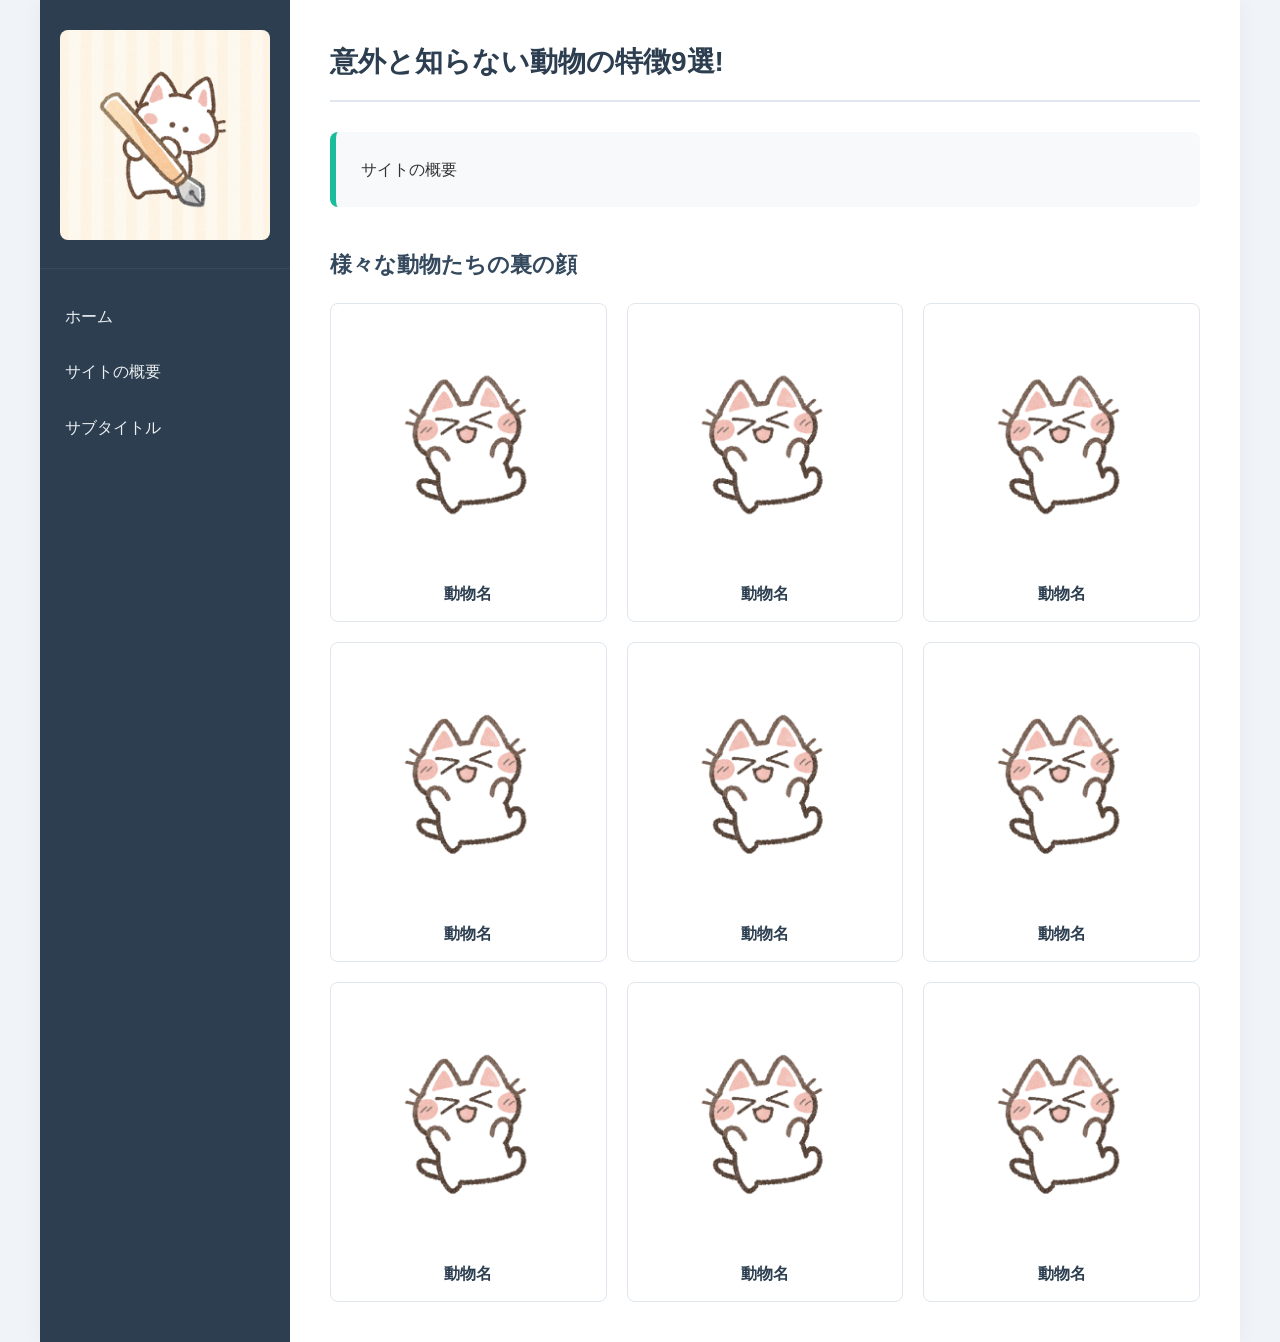
<file: index.html>
<!DOCTYPE html>
<html lang="ja">
    <head>
        <meta charset="UTF-8">
        <meta name="viewport" content="width=device-width, initial-scale=1.0">
        <title>意外と知らない動物の特徴9選</title>
        <link rel="stylesheet" type="text/css" href="css/style.css">
    </head>
    <body>
        <div class="layout-wrapper">
            
            <!-- 左側：サイドバー -->
            <aside class="sidebar">
                <div class="logo-area">
                    <!-- ロゴ画像 -->
                    <img src="images/ペンとねこさん.jpg" alt="サイトロゴ" class="logo-img">
                    
                </div>
                <nav class="side-nav">
                    <ul>
                        <li><a href="#home">ホーム</a></li>
                        <li><a href="#overview">サイトの概要</a></li>
                        <li><a href="#subtitle">サブタイトル</a></li>
                    </ul>
                </nav>
            </aside>

            <!-- 右側：メインコンテンツ -->
            <main class="main-content">
                
                <!-- サイト名 -->
                <header class="site-header" id="home">
                    <h1>意外と知らない動物の特徴9選!</h1>
                </header>

                <!-- サイトの概要 -->
                <section class="site-overview" id="overview">
                    <p>サイトの概要</p>
                </section>

                <!-- サブタイトルと3×3の動物グリッド -->
                <section class="animal-section" id="subtitle">
                    <h2>様々な動物たちの裏の顔</h2>
                    
                    <div class="animal-grid">
                        <!-- 動物カード 1〜9 -->
                        <div class="animal-card">
                            <a href="animal1.html">
                                <img src="images/喜01.png" alt="動物1">
                                <p>動物名</p>
                            </a>
                        </div>
                        <div class="animal-card">
                            <a href="animal2.html">
                                <img src="images/喜01.png" alt="動物2">
                                <p>動物名</p>
                            </a>
                        </div>
                        <div class="animal-card">
                            <a href="animal3.html">
                                <img src="images/喜01.png" alt="動物3">
                                <p>動物名</p>
                            </a>
                        </div>
                        <div class="animal-card">
                            <a href="animal4.html">
                                <img src="images/喜01.png" alt="動物4">
                                <p>動物名</p>
                            </a>
                        </div>
                        <div class="animal-card">
                            <a href="animal5.html">
                                <img src="images/喜01.png" alt="動物5">
                                <p>動物名</p>
                            </a>
                        </div>
                        <div class="animal-card">
                            <a href="animal6.html">
                                <img src="images/喜01.png" alt="動物6">
                                <p>動物名</p>
                            </a>
                        </div>
                        <div class="animal-card">
                            <a href="animal7.html">
                                <img src="images/喜01.png" alt="動物7">
                                <p>動物名</p>
                            </a>
                        </div>
                        <div class="animal-card">
                            <a href="animal8.html">
                                <img src="images/喜01.png" alt="動物8">
                                <p>動物名</p>
                            </a>
                        </div>
                        <div class="animal-card">
                            <a href="animal9.html">
                                <img src="images/喜01.png" alt="動物9">
                                <p>動物名</p>
                            </a>
                        </div>
                    </div>
                </section>
                
            </main>
        </div>
    </body>
</html>
</file>
<file: css/style.css>
* {
    box-sizing: border-box;
    margin: 0;
    padding: 0;
}

body {
    font-family: 'Helvetica Neue', Arial, 'Hiragino Kaku Gothic ProN', 'Hiragino Sans', Meiryo, sans-serif;
    background-color: #f0f4f8;
    color: #333333;
    line-height: 1.6;
}

/* --- 全体のレイアウト（左右分割） --- */
.layout-wrapper {
    display: flex;
    min-height: 100vh;
    max-width: 1200px;
    margin: 0 auto;
    background-color: #ffffff;
    box-shadow: 0 0 20px rgba(0,0,0,0.05);
}

/* --- 左側：サイドバー --- */
.sidebar {
    width: 250px;
    background-color: #2c3e50;
    color: #ffffff;
    padding: 30px 0;
    flex-shrink: 0;
}

.logo-area {
    padding: 0 20px 20px;
    border-bottom: 1px solid #34495e;
    text-align: center;
}

.logo-img {
    max-width: 100%;
    border-radius: 8px;
}

.side-nav ul {
    list-style: none;
    padding-top: 20px;
}

.side-nav li a {
    display: block;
    padding: 15px 25px 15px 20px; /* 左側のパディングを少し調整 */
    color: #ecf0f1;
    text-decoration: none;
    /* 【修正】あらかじめ透明なボーダーを置いておくことで、ホバー時のガタつきを防ぐ */
    border-left: 5px solid transparent;
    transition: all 0.3s ease;
}

.side-nav li a:hover {
    background-color: #34495e;
    border-left-color: #1abc9c; /* 【修正】色だけを変える設定に */
    padding-left: 25px; /* スムーズに文字が右にスライドする演出に */
}

/* --- 右側：メインコンテンツ --- */
.main-content {
    flex-grow: 1;
    padding: 40px;
    background-color: #ffffff;
}

/* サイト名 */
.site-header h1 {
    font-size: 28px;
    color: #2c3e50;
    padding-bottom: 15px;
    border-bottom: 2px solid #e0e6ed;
    margin-bottom: 30px;
}

/* サイトの概要 */
.site-overview {
    background-color: #f8f9fa;
    padding: 25px;
    border-radius: 8px;
    border-left: 6px solid #1abc9c;
    margin-bottom: 40px;
}

/* サブタイトル */
.animal-section h2 {
    font-size: 22px;
    color: #34495e;
    margin-bottom: 20px;
}

/* --- 動物グリッド --- */
.animal-grid {
    display: grid;
    /* 【修正】固定3列ではなく、画面幅に合わせて最小200px幅のカードを自動で並べる（レスポンシブ） */
    grid-template-columns: repeat(3, minmax(200px, 1fr));
    gap: 20px;
}

/* 各動物のカードデザイン */
.animal-card {
    background-color: #ffffff;
    border-radius: 8px;
    /* 【修正】余白（padding）をここから排除し、中のaタグに移譲 */
    padding: 0; 
    text-align: center;
    border: 1px solid #e0e6ed;
    overflow: hidden; /* 画像やリンクの角丸をカードの角丸にフィットさせる */
    transition: transform 0.2s, box-shadow 0.2s, border-color 0.2s;
}

/* 【追加】リンクをカード全体に広げ、色や下線をリセットする */
.animal-card a {
    display: block;
    padding: 15px; /* ここで余白を確保することで、カード全体がクリック可能になる */
    text-decoration: none;
    color: inherit;
}

.animal-card:hover {
    transform: translateY(-5px);
    box-shadow: 0 8px 15px rgba(0,0,0,0.1);
    border-color: #1abc9c; /* ホバー時に枠線もテーマカラーに変わるおまけ付き */
}

.animal-card img {
    width: 100%;
    aspect-ratio: 1 / 1;
    object-fit: cover;
    border-radius: 6px;
    margin-bottom: 10px;
}

.animal-card p {
    font-weight: bold;
    color: #2c3e50;
    margin: 0;
}

/* --- 【追加】タブレット・スマホ用の画面切り替え --- */
@media (max-width: 768px) {
    .layout-wrapper {
        flex-direction: column; /* 左右並びから縦並びに変更 */
    }

    .sidebar {
        width: 100%;
        padding: 20px 0 0 0;
    }

    .logo-area {
        padding: 0 20px 15px;
    }

    .side-nav ul {
        display: flex; /* ナビゲーションを横並びに */
        justify-content: center;
        padding-top: 0;
    }

    .side-nav li a {
        padding: 12px 15px;
        border-left: none;
        border-bottom: 3px solid transparent; /* スマホ時は下線のアニメーションに変更 */
    }

    .side-nav li a:hover {
        background-color: transparent;
        border-bottom-color: #1abc9c;
        padding-left: 15px;
    }

    .main-content {
        padding: 20px;
    }
}
</file>
